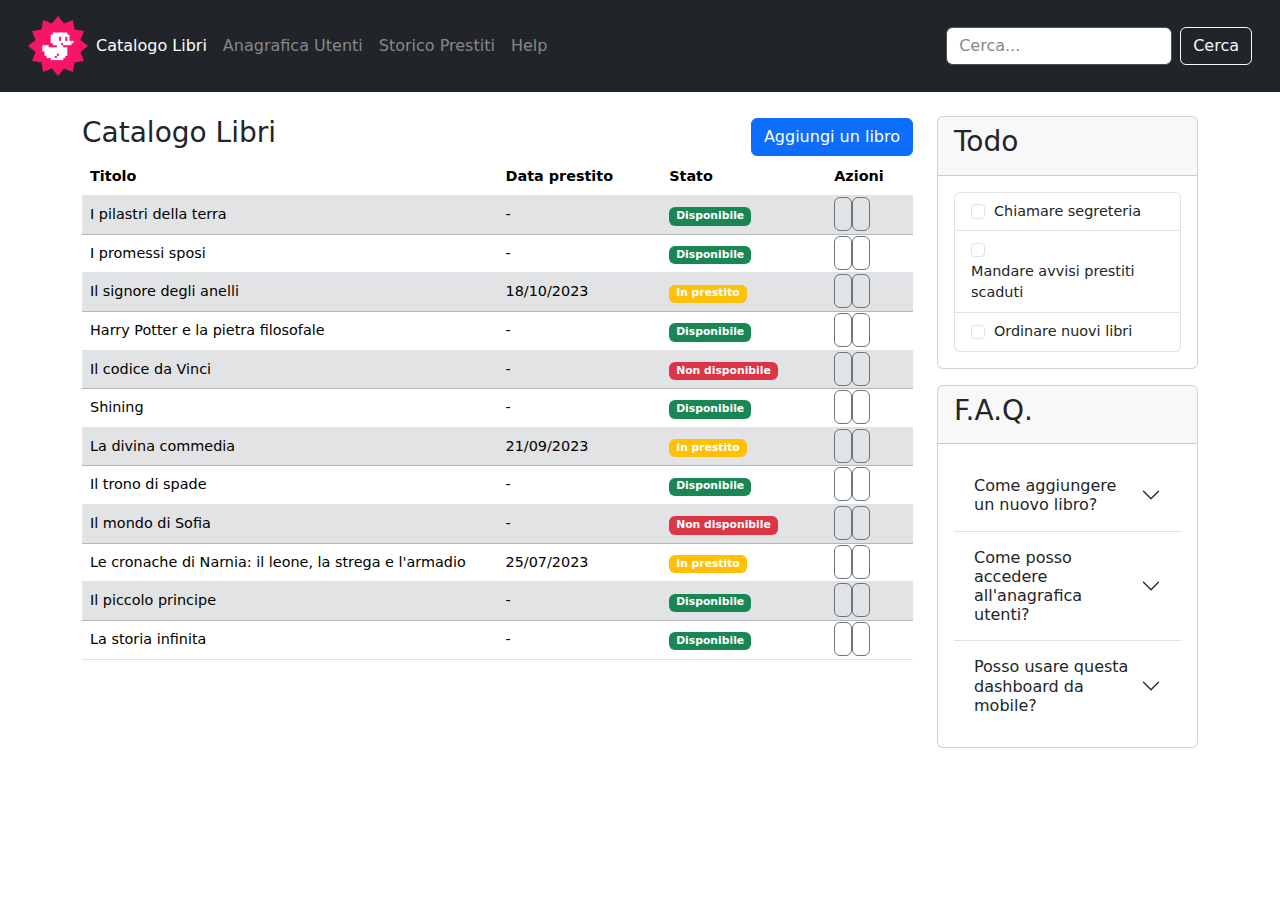
<file: index.html>
<!DOCTYPE html>
<html lang="en">
  <head>
    <meta charset="UTF-8" />
    <meta name="viewport" content="width=device-width, initial-scale=1.0" />
    <title>Dashboard</title>
    <!-- BOOTSTRAP 5 -->
    <link
      href="https://cdn.jsdelivr.net/npm/bootstrap@5.3.3/dist/css/bootstrap.min.css"
      rel="stylesheet"
      integrity="sha384-QWTKZyjpPEjISv5WaRU9OFeRpok6YctnYmDr5pNlyT2bRjXh0JMhjY6hW+ALEwIH"
      crossorigin="anonymous"
    />
    <script
      src="https://cdn.jsdelivr.net/npm/bootstrap@5.3.3/dist/js/bootstrap.bundle.min.js"
      integrity="sha384-YvpcrYf0tY3lHB60NNkmXc5s9fDVZLESaAA55NDzOxhy9GkcIdslK1eN7N6jIeHz"
      crossorigin="anonymous"
    ></script>
    <!-- GFONTS -->
    <link rel="preconnect" href="https://fonts.googleapis.com" />
    <link rel="preconnect" href="https://fonts.gstatic.com" crossorigin />
    <link
      href="https://fonts.googleapis.com/css2?family=Montserrat:ital,wght@0,100..900;1,100..900&family=Nerko+One&family=Open+Sans:wdth,wght@95.8,700&family=Roboto:ital,wght@0,100;0,300;0,400;0,500;0,700;0,900;1,100;1,300;1,400;1,500;1,700;1,900&display=swap"
      rel="stylesheet"
    />
    <!-- FONT AWESOME -->
    <link
      rel="stylesheet"
      href="https://cdnjs.cloudflare.com/ajax/libs/font-awesome/6.7.1/css/all.min.css"
      integrity="sha512-5Hs3dF2AEPkpNAR7UiOHba+lRSJNeM2ECkwxUIxC1Q/FLycGTbNapWXB4tP889k5T5Ju8fs4b1P5z/iB4nMfSQ=="
      crossorigin="anonymous"
      referrerpolicy="no-referrer"
    />
    <!-- CUSTOM CSS -->
    <link rel="stylesheet" href="./css/style.css" />
  </head>
  <body>
    <!-- HEADER -->
    <header>
      <nav class="navbar navbar-expand-lg bg-dark p-3" data-bs-theme="dark">
        <div class="container-fluid">
          <img
            src="./img/duck.png"
            class="img-fluid rounded-top"
            alt="Logo sito"
          />
          <button
            class="navbar-toggler"
            type="button"
            data-bs-toggle="collapse"
            data-bs-target="#navbarSupportedContent"
            aria-controls="navbarSupportedContent"
            aria-expanded="false"
            aria-label="Toggle navigation"
          >
            <span class="navbar-toggler-icon"></span>
          </button>
          <div class="collapse navbar-collapse" id="navbarSupportedContent">
            <ul class="navbar-nav me-auto mb-2 mb-lg-0">
              <li class="nav-item">
                <a class="nav-link active" aria-current="page" href="#"
                  >Catalogo Libri</a
                >
              </li>
              <li class="nav-item">
                <a class="nav-link" href="#">Anagrafica Utenti</a>
              </li>
              <li class="nav-item">
                <a class="nav-link" aria-current="page" href="#"
                  >Storico Prestiti</a
                >
              </li>
              <li class="nav-item">
                <a class="nav-link" aria-current="page" href="#">Help</a>
              </li>
            </ul>
            <form class="d-flex" role="search">
              <input
                class="form-control me-2 bg-white"
                type="search"
                placeholder="Cerca..."
                aria-label="Search"
              />
              <button class="btn btn-outline-light" type="submit">Cerca</button>
            </form>
          </div>
        </div>
      </nav>
    </header>

    <!-- MAIN -->
    <div id="main-container" class="container-sm mt-4">
      <!-- ROW -->
      <div class="row row-cols-1 mt-4">
        <!-- COL 1 -->
        <div class="col col-lg-9">
          <!-- SUB-ROW -->
          <div class="row justify-content-center align-items-center g-2">
            <div class="col">
              <h3>Catalogo Libri</h3>
            </div>
            <div class="col text-end">
              <a
                role="button"
                href="./aggiungi-libro/nuovo-libro.html"
                class="btn btn-primary"
              >
                Aggiungi un libro
              </a>
            </div>
          </div>

          <!-- TABLE -->
          <table class="table table-hover">
            <thead>
              <tr>
                <th class="col-6" scope="col">Titolo</th>
                <th class="d-none d-md-table-cell" scope="col">
                  Data prestito
                </th>
                <th scope="col">Stato</th>
                <th scope="col">Azioni</th>
              </tr>
            </thead>
            <tbody>
              <tr class="table-secondary">
                <td>I pilastri della terra</td>
                <td class="d-none d-md-table-cell">-</td>
                <td><span class="badge text-bg-success">Disponibile</span></td>
                <td>
                  <i
                    class="fa-solid fa-pencil border border-secondary rounded p-2"
                  ></i>
                  <i
                    class="fa-solid fa-trash border border-secondary rounded p-2"
                  ></i>
                </td>
              </tr>
              <tr>
                <td>I promessi sposi</td>
                <td class="d-none d-md-table-cell">-</td>
                <td><span class="badge text-bg-success">Disponibile</span></td>
                <td>
                  <i
                    class="fa-solid fa-pencil border border-secondary rounded p-2"
                  ></i>
                  <i
                    class="fa-solid fa-trash border border-secondary rounded p-2"
                  ></i>
                </td>
              </tr>
              <tr class="table-secondary">
                <td>Il signore degli anelli</td>
                <td class="d-none d-md-table-cell">18/10/2023</td>
                <td><span class="badge bg-warning">In prestito</span></td>
                <td>
                  <i
                    class="fa-solid fa-pencil border border-secondary rounded p-2"
                  ></i>
                  <i
                    class="fa-solid fa-trash border border-secondary rounded p-2"
                  ></i>
                </td>
              </tr>
              <tr>
                <td>Harry Potter e la pietra filosofale</td>
                <td class="d-none d-md-table-cell">-</td>
                <td><span class="badge text-bg-success">Disponibile</span></td>
                <td>
                  <i
                    class="fa-solid fa-pencil border border-secondary rounded p-2"
                  ></i>
                  <i
                    class="fa-solid fa-trash border border-secondary rounded p-2"
                  ></i>
                </td>
              </tr>
              <tr class="table-secondary">
                <td>Il codice da Vinci</td>
                <td class="d-none d-md-table-cell">-</td>
                <td>
                  <span class="badge text-bg-danger">Non disponibile</span>
                </td>
                <td>
                  <i
                    class="fa-solid fa-pencil border border-secondary rounded p-2"
                  ></i>
                  <i
                    class="fa-solid fa-trash border border-secondary rounded p-2"
                  ></i>
                </td>
              </tr>
              <tr>
                <td>Shining</td>
                <td class="d-none d-md-table-cell">-</td>
                <td><span class="badge text-bg-success">Disponibile</span></td>
                <td>
                  <i
                    class="fa-solid fa-pencil border border-secondary rounded p-2"
                  ></i>
                  <i
                    class="fa-solid fa-trash border border-secondary rounded p-2"
                  ></i>
                </td>
              </tr>
              <tr class="table-secondary">
                <td>La divina commedia</td>
                <td class="d-none d-md-table-cell">21/09/2023</td>
                <td><span class="badge bg-warning">In prestito</span></td>
                <td>
                  <i
                    class="fa-solid fa-pencil border border-secondary rounded p-2"
                  ></i>
                  <i
                    class="fa-solid fa-trash border border-secondary rounded p-2"
                  ></i>
                </td>
              </tr>
              <tr>
                <td>Il trono di spade</td>
                <td class="d-none d-md-table-cell">-</td>
                <td><span class="badge text-bg-success">Disponibile</span></td>
                <td>
                  <i
                    class="fa-solid fa-pencil border border-secondary rounded p-2"
                  ></i>
                  <i
                    class="fa-solid fa-trash border border-secondary rounded p-2"
                  ></i>
                </td>
              </tr>
              <tr class="table-secondary">
                <td>Il mondo di Sofia</td>
                <td class="d-none d-md-table-cell">-</td>
                <td>
                  <span class="badge text-bg-danger">Non disponibile</span>
                </td>
                <td>
                  <i
                    class="fa-solid fa-pencil border border-secondary rounded p-2"
                  ></i>
                  <i
                    class="fa-solid fa-trash border border-secondary rounded p-2"
                  ></i>
                </td>
              </tr>
              <tr>
                <td>Le cronache di Narnia: il leone, la strega e l'armadio</td>
                <td class="d-none d-md-table-cell">25/07/2023</td>
                <td><span class="badge bg-warning">In prestito</span></td>
                <td>
                  <i
                    class="fa-solid fa-pencil border border-secondary rounded p-2"
                  ></i>
                  <i
                    class="fa-solid fa-trash border border-secondary rounded p-2"
                  ></i>
                </td>
              </tr>
              <tr class="table-secondary">
                <td>Il piccolo principe</td>
                <td class="d-none d-md-table-cell">-</td>
                <td><span class="badge text-bg-success">Disponibile</span></td>
                <td>
                  <i
                    class="fa-solid fa-pencil border border-secondary rounded p-2"
                  ></i>
                  <i
                    class="fa-solid fa-trash border border-secondary rounded p-2"
                  ></i>
                </td>
              </tr>
              <tr>
                <td>La storia infinita</td>
                <td class="d-none d-md-table-cell">-</td>
                <td><span class="badge text-bg-success">Disponibile</span></td>
                <td>
                  <i
                    class="fa-solid fa-pencil border border-secondary rounded p-2"
                  ></i>
                  <i
                    class="fa-solid fa-trash border border-secondary rounded p-2"
                  ></i>
                </td>
              </tr>
            </tbody>
          </table>
        </div>

        <!-- COL 2 -->
        <div class="col col-lg-3">
          <!-- TODO LIST -->
          <div class="card mb-3">
            <div class="card-header">
              <h3>Todo</h3>
            </div>
            <div class="card-body">
              <ul class="list-group">
                <li class="list-group-item">
                  <input
                    class="form-check-input me-1"
                    type="checkbox"
                    value=""
                    id="firstCheckbox"
                  />
                  <label class="form-check-label" for="firstCheckbox"
                    >Chiamare segreteria</label
                  >
                </li>
                <li class="list-group-item">
                  <input
                    class="form-check-input me-1"
                    type="checkbox"
                    value=""
                    id="secondCheckbox"
                  />
                  <label class="form-check-label" for="secondCheckbox"
                    >Mandare avvisi prestiti scaduti</label
                  >
                </li>
                <li class="list-group-item">
                  <input
                    class="form-check-input me-1"
                    type="checkbox"
                    value=""
                    id="thirdCheckbox"
                  />
                  <label class="form-check-label" for="thirdCheckbox"
                    >Ordinare nuovi libri</label
                  >
                </li>
              </ul>
            </div>
          </div>

          <!-- F.A.Q CONTAINER -->
          <div class="card mb-4">
            <div class="card-header">
              <h3>F.A.Q.</h3>
            </div>
            <div class="card-body">
              <div class="accordion" id="accordionExample">
                <!-- F.A.Q ITEM 1 -->
                <div class="accordion-item">
                  <h2 class="accordion-header">
                    <button
                      class="accordion-button collapsed"
                      type="button"
                      data-bs-toggle="collapse"
                      data-bs-target="#collapseOne"
                      aria-expanded="false"
                      aria-controls="collapseOne"
                    >
                      Come aggiungere un nuovo libro?
                    </button>
                  </h2>
                  <div
                    id="collapseOne"
                    class="accordion-collapse collapse"
                    data-bs-parent="#accordionExample"
                  >
                    <div class="accordion-body">
                      Lorem, ipsum dolor sit amet consectetur adipisicing elit.
                      Esse eveniet accusantium delectus quam laborum, voluptate
                      magnam, quas distinctio quia soluta voluptatum unde
                      suscipit fuga harum culpa repellat ut facere quo.
                    </div>
                  </div>
                </div>
                <!-- F.A.Q ITEM 2 -->
                <div class="accordion-item">
                  <h2 class="accordion-header">
                    <button
                      class="accordion-button collapsed"
                      type="button"
                      data-bs-toggle="collapse"
                      data-bs-target="#collapseTwo"
                      aria-expanded="false"
                      aria-controls="collapseTwo"
                    >
                      Come posso accedere all'anagrafica utenti?
                    </button>
                  </h2>
                  <div
                    id="collapseTwo"
                    class="accordion-collapse collapse"
                    data-bs-parent="#accordionExample"
                  >
                    <div class="accordion-body">
                      Lorem, ipsum dolor sit amet consectetur adipisicing elit.
                      Esse eveniet accusantium delectus quam laborum, voluptate
                      magnam, quas distinctio quia soluta voluptatum unde
                      suscipit fuga harum culpa repellat ut facere quo.
                    </div>
                  </div>
                </div>
                <!-- F.A.Q ITEM 3 -->
                <div class="accordion-item">
                  <h2 class="accordion-header">
                    <button
                      class="accordion-button collapsed"
                      type="button"
                      data-bs-toggle="collapse"
                      data-bs-target="#collapseThree"
                      aria-expanded="false"
                      aria-controls="collapseThree"
                    >
                      Posso usare questa dashboard da mobile?
                    </button>
                  </h2>
                  <div
                    id="collapseThree"
                    class="accordion-collapse collapse"
                    data-bs-parent="#accordionExample"
                  >
                    <div class="accordion-body">
                      Lorem, ipsum dolor sit amet consectetur adipisicing elit.
                      Esse eveniet accusantium delectus quam laborum, voluptate
                      magnam, quas distinctio quia soluta voluptatum unde
                      suscipit fuga harum culpa repellat ut facere quo.
                    </div>
                  </div>
                </div>
              </div>
            </div>
          </div>
        </div>
      </div>
    </div>
  </body>
</html>
</file>
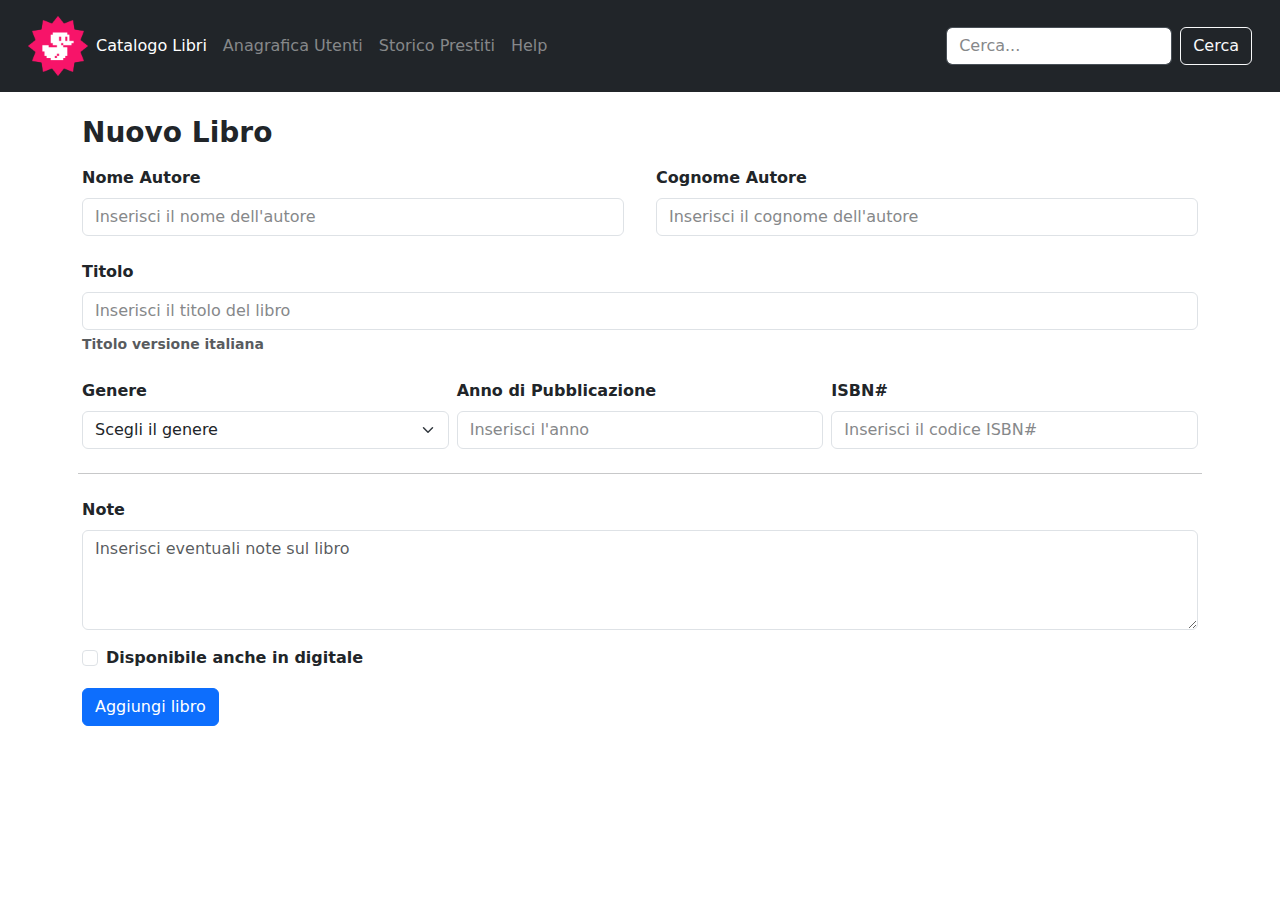
<file: aggiungi-libro/nuovo-libro.html>
<!DOCTYPE html>
<html lang="en">
  <head>
    <meta charset="UTF-8" />
    <meta name="viewport" content="width=device-width, initial-scale=1.0" />
    <title>Aggiungi Libro</title>
    <!-- BOOTSTRAP 5 -->
    <link
      href="https://cdn.jsdelivr.net/npm/bootstrap@5.3.3/dist/css/bootstrap.min.css"
      rel="stylesheet"
      integrity="sha384-QWTKZyjpPEjISv5WaRU9OFeRpok6YctnYmDr5pNlyT2bRjXh0JMhjY6hW+ALEwIH"
      crossorigin="anonymous"
    />
    <script
      src="https://cdn.jsdelivr.net/npm/bootstrap@5.3.3/dist/js/bootstrap.bundle.min.js"
      integrity="sha384-YvpcrYf0tY3lHB60NNkmXc5s9fDVZLESaAA55NDzOxhy9GkcIdslK1eN7N6jIeHz"
      crossorigin="anonymous"
    ></script>
    <!-- GFONTS -->
    <link rel="preconnect" href="https://fonts.googleapis.com" />
    <link rel="preconnect" href="https://fonts.gstatic.com" crossorigin />
    <link
      href="https://fonts.googleapis.com/css2?family=Montserrat:ital,wght@0,100..900;1,100..900&family=Nerko+One&family=Open+Sans:wdth,wght@95.8,700&family=Roboto:ital,wght@0,100;0,300;0,400;0,500;0,700;0,900;1,100;1,300;1,400;1,500;1,700;1,900&display=swap"
      rel="stylesheet"
    />
    <!-- FONT AWESOME -->
    <link
      rel="stylesheet"
      href="https://cdnjs.cloudflare.com/ajax/libs/font-awesome/6.7.1/css/all.min.css"
      integrity="sha512-5Hs3dF2AEPkpNAR7UiOHba+lRSJNeM2ECkwxUIxC1Q/FLycGTbNapWXB4tP889k5T5Ju8fs4b1P5z/iB4nMfSQ=="
      crossorigin="anonymous"
      referrerpolicy="no-referrer"
    />
    <!-- CUSTOM CSS -->
    <link rel="stylesheet" href="../css/style.css" />
  </head>
  <body>
    <!-- HEADER -->
    <header>
      <nav class="navbar navbar-expand-lg bg-dark p-3" data-bs-theme="dark">
        <div class="container-fluid">
          <img
            src="../img/duck.png"
            class="img-fluid rounded-top"
            alt="Logo sito"
          />
          <button
            class="navbar-toggler"
            type="button"
            data-bs-toggle="collapse"
            data-bs-target="#navbarSupportedContent"
            aria-controls="navbarSupportedContent"
            aria-expanded="false"
            aria-label="Toggle navigation"
          >
            <span class="navbar-toggler-icon"></span>
          </button>
          <div class="collapse navbar-collapse" id="navbarSupportedContent">
            <ul class="navbar-nav me-auto mb-2 mb-lg-0">
              <li class="nav-item">
                <a class="nav-link active" aria-current="page" href="#"
                  >Catalogo Libri</a
                >
              </li>
              <li class="nav-item">
                <a class="nav-link" href="#">Anagrafica Utenti</a>
              </li>
              <li class="nav-item">
                <a class="nav-link" aria-current="page" href="#"
                  >Storico Prestiti</a
                >
              </li>
              <li class="nav-item">
                <a class="nav-link" aria-current="page" href="#">Help</a>
              </li>
            </ul>
            <form class="d-flex" role="search">
              <input
                class="form-control me-2 bg-white"
                type="search"
                placeholder="Cerca..."
                aria-label="Search"
              />
              <button class="btn btn-outline-light" type="submit">Cerca</button>
            </form>
          </div>
        </div>
      </nav>
    </header>

    <!-- MAIN -->
    <div class="container-sm mt-4 fw-semibold">
      <div class="row align-items-center g-2">
        <h3 class="fw-bold">Nuovo Libro</h3>
        <!-- FORM BOOK DATA -->

        <!-- AUTHOR NAME -->
        <div class="col-6 pe-3">
          <div class="mb-3">
            <label for="name-author" class="form-label">Nome Autore</label>
            <div class="input-group">
              <input
                type="text"
                class="form-control"
                id="name-author"
                aria-describedby="basic-addon3 basic-addon4"
                placeholder="Inserisci il nome dell'autore"
              />
            </div>
          </div>
        </div>

        <!-- AUTHOR SURNAME -->
        <div class="col-6 ps-3">
          <div class="mb-3">
            <label for="surname-author" class="form-label">Cognome Autore</label>
            <div class="input-group">
              <input
                type="text"
                class="form-control"
                id="surname-author"
                aria-describedby="basic-addon3 basic-addon4"
                placeholder="Inserisci il cognome dell'autore"
              />
            </div>
          </div>
        </div>

        <!-- TITLE -->
        <div class="col-12">
          <div class="mb-3">
            <label for="book-title" class="form-label">Titolo</label>
            <div class="input-group">
              <input
                type="text"
                class="form-control"
                id="book-title"
                aria-describedby="basic-addon3 basic-addon4"
                placeholder="Inserisci il titolo del libro"
              />
            </div>
            <div class="form-text" id="basic-addon4">
              Titolo versione italiana
            </div>
          </div>
        </div>

        <!-- GENRE -->
        <div class="col-12 col-lg-4">
          <label for="book-genre" class="form-label">Genere</label>
          <div class="input-group mb-3">
            <select class="form-select" id="book-genre">
              <option selected>Scegli il genere</option>
              <option value="1">One</option>
              <option value="2">Two</option>
              <option value="3">Three</option>
            </select>
          </div>
        </div>

        <!-- PUBLICATION DATE -->
        <div class="col-12 col-lg-4">
          <div class="mb-3">
            <label for="book-date" class="form-label"
              >Anno di Pubblicazione</label
            >
            <div class="input-group">
              <input
                type="number"
                class="form-control"
                id="book-date"
                aria-describedby="basic-addon3 basic-addon4"
                placeholder="Inserisci l'anno"
              />
            </div>
          </div>
        </div>

        <!-- ISBN# -->
        <div class="col-12 col-lg-4">
          <div class="mb-3">
            <label for="isbn-code" class="form-label">ISBN#</label>
            <div class="input-group">
              <input
                type="text"
                class="form-control"
                id="isbn-code"
                aria-describedby="basic-addon3 basic-addon4"
                placeholder="Inserisci il codice ISBN#"
              />
            </div>
          </div>
        </div>

        <hr />

        <!-- NOTES -->
        <div class="col-12">
          <label for="book-notes" class="form-label">Note</label>
          <div class="input-group">
            <textarea
              class="form-control"
              placeholder="Inserisci eventuali note sul libro"
              id="book-notes"
              style="height: 100px"
            ></textarea>
          </div>
        </div>

        <!-- DIGITAL VERSION -->
        <div class="col-12 mt-3 mb-2">
          <div class="form-check">
            <input
              class="form-check-input"
              type="checkbox"
              value="#"
              id="book-digital"
            />
            <label class="form-check-label" for="book-digital">
              Disponibile anche in digitale
            </label>
          </div>
        </div>

        <!-- ADD BOOK BUTTON -->
        <div class="col-12">
          <a role="button" href="#" class="btn btn-primary"> Aggiungi libro </a>
        </div>
      </div>
    </div>
  </body>
</html>
</file>
<file: css/style.css>
/* HEADER */

header .img-fluid {
  max-width: 60px;
}

header .navbar-nav .nav-link.active,
.navbar-nav .nav-link.show {
  color: rgb(255, 255, 255);
}

header .nav-link {
  color: rgb(134, 136, 138);
}

.navbar-toggler {
  border-color: rgb(134, 136, 138);
}

.navbar-toggler:focus {
  box-shadow: 0 0 0 0.1rem;
  color: rgb(255, 255, 255);
}

input::placeholder {
  color: rgb(134, 136, 138) !important;
}

/* MAIN */

/* ROW */
#main-container .row {
  font-size: 0.9rem;
}

/* TABLE */
.fa-pencil,
.fa-trash {
  color: rgb(134, 136, 138);
  cursor: pointer;
}

.fa-pencil:hover,
.fa-trash:hover {
  color: rgb(255, 255, 255);
  background-color: rgb(134, 136, 138);
}

/* ACCORDION */
.accordion-item {
  border: none;
}

.accordion-item:not(:last-child) {
  border-bottom: solid 1px rgb(222, 226, 230);
}
</file>
